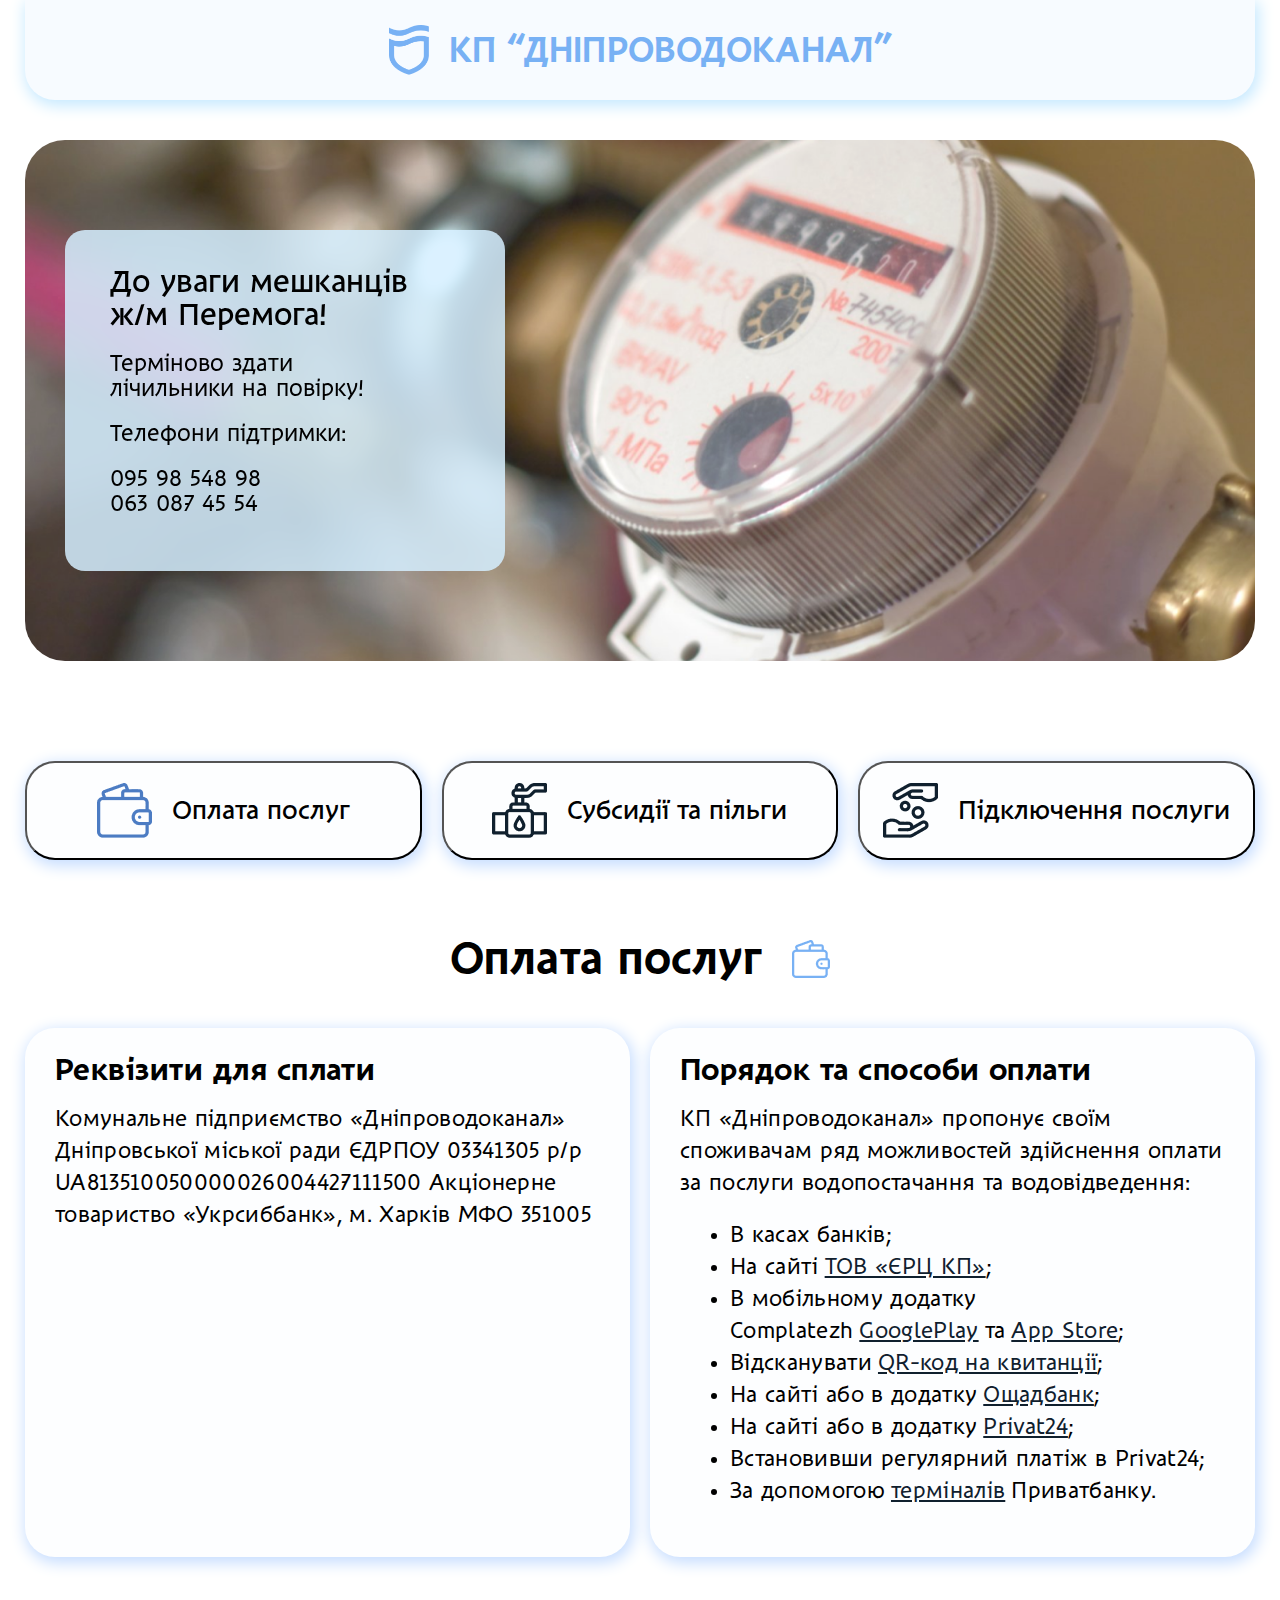
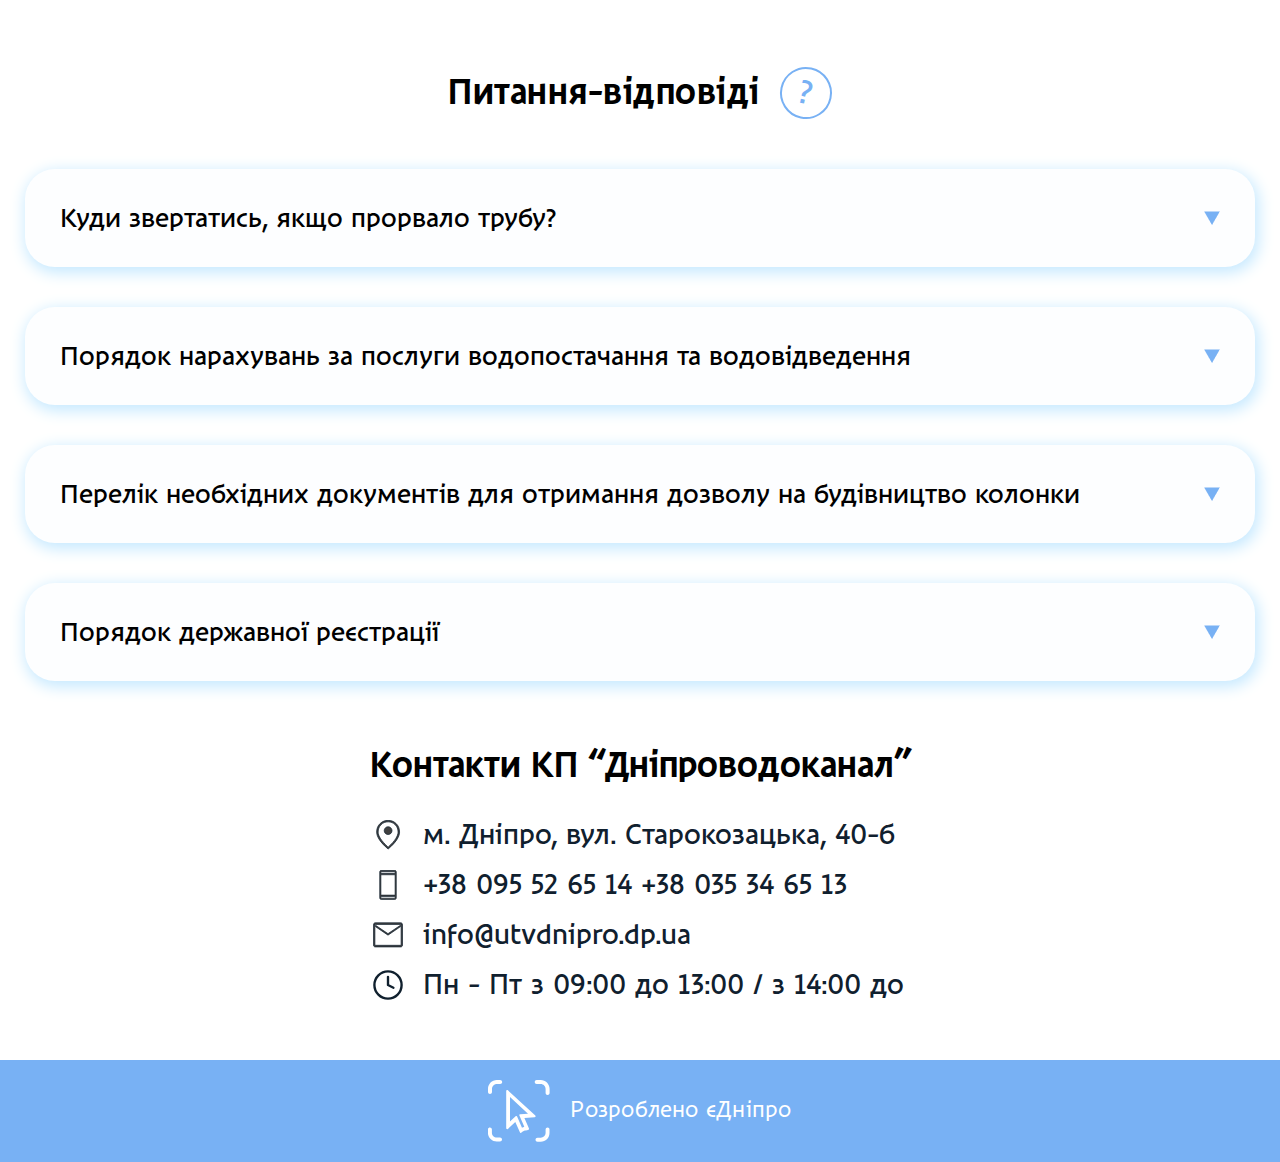
<file: КП “ДНІПРОВОДОКАНАЛ”/index.html>
<!DOCTYPE html>
<html lang="uk">
	<head>
		<meta charset="UTF-8" />
		<meta name="viewport" content="width=device-width, initial-scale=1.0" />
		<link rel="stylesheet" href="styles/reset.css" />
		<link rel="stylesheet" href="styles/styles.css" />
		<link rel="stylesheet" href="styles/adapt.css" />
		<title>КП “ДНІПРОВОДОКАНАЛ”</title>
	</head>
	<body class="body">
		<main class="main">
			<header class="header gap center">
				<img class="header-symbol" src="img/Group.png" alt="logo-item" />
				<h1 class="header-text">КП “ДНІПРОВОДОКАНАЛ”</h1>
			</header>
			<div class="announcement">
				<div class="announcement-box">
					<p class="announcement-title m-b">
						До уваги мешканців<br />ж/м Перемога!
					</p>
					<p class="announcement-text m-b">
						Терміново здати<br />лічильники на повірку!
					</p>
					<p class="announcement-text m-b">Телефони підтримки:</p>
					<p class="announcement-text m-b">095 98 548 98<br />063 087 45 54</p>
				</div>
			</div>
			<div class="services gap">
				<button class="services-box gap center">
					<img class="services-image" src="img/services/Vector.png" alt="list-item" />
					<h4 class="services-text">Оплата послуг</h4>
				</button>
				<button class="services-box gap center">
					<img class="services-image" src="img/services/Vector2.png" alt="list-item" />
					<h4 class="services-text">Субсидії та пільги</h4>
				</button>
				<button class="services-box gap center">
					<img class="services-image" src="img/services/Vector3.png" alt="list-item" />
					<h4 class="services-text">Підключення послуги</h4>
				</button>
			</div>
			<div class="about" style="display: block;">
				<div class="about-servicse center">
					<h3 class="about-text">Оплата послуг</h3>
					<img
						class="about-image"
						src="img/about/Vector-about.png"
						alt="about-item" />
				</div>
				<div class="about-2 gap">
					<div class="about-box">
						<h3 class="about-title-2 m-b">Реквізити для сплати</h3>
						<p class="about-text-2 m-b">
							Комунальне підприємство «Дніпроводоканал» Дніпровської міської
							ради ЄДРПОУ 03341305 р/р UA813510050000026004427111500 Акціонерне
							товариство «Укрсиббанк», м. Харків МФО 351005
						</p>
					</div>
					<div class="about-box">
						<h3 class="about-title-2 m-b">Порядок та способи оплати</h3>
						<p class="about-text-2 m-b">
							КП «Дніпроводоканал» пропонує своїм споживачам ряд можливостей
							здійснення оплати за послуги водопостачання та водовідведення:
						</p>
						<ul class="list-item m-b">
							<li class="about-text-list">В касах банків;</li>
							<li class="about-text-list">
								На сайті<a
									target="_blank"
									class="about-text-line-l"
									href="https://complatezh.info/viewpage.php?page_id=1"
									>ТОВ «ЄРЦ КП»</a
								>;
							</li>
							<li class="about-text-list">
								В мобільному додатку Complatezh<a
									target="_blank"
									class="about-text-line-lr"
									href="https://play.google.com/store/apps/details?id=info.complatezh"
									>GooglePlay</a
								>та<a
									target="_blank"
									class="about-text-line-l"
									href="https://apps.apple.com/ru/app/complatezh/id1140782533"
									>App Store</a
								>;
							</li>
							<li class="about-text-list">
								Відсканувати<a
									target="_blank"
									class="about-text-line-l"
									href="https://vodokanal.dp.ua/inf/qr-cod.pdf"
									>QR-код на квитанції</a
								>;
							</li>
							<li class="about-text-list">
								На сайті або в додатку<a
									target="_blank"
									class="about-text-line-l"
									href="https://online.oschadbank.ua/wb/"
									>Ощадбанк</a
								>;
							</li>
							<li class="about-text-list">
								На сайті або в додатку<a
									target="_blank"
									class="about-text-line-l"
									href="https://next.privat24.ua/"
									>Privat24</a
								>;
							</li>
							<li class="about-text-list">
								Встановивши регулярний платіж в Privat24;
							</li>
							<li class="about-text-list">
								За допомогою<a
									target="_blank"
									class="about-text-line-lr"
									href="https://privatbank.ua/map"
									>терміналів</a
								>Приватбанку.
							</li>
						</ul>
					</div>
				</div>
			</div>
			<div class="about">
				<div class="about-servicse center">
					<h3 class="about-text">Субсидії та пільги</h3>
					<img
						class="about-image"
						src="img/about/Vector-about.png"
						alt="about-item" />
				</div>
				<div class="about-2 gap">
					<div class="about-box">
						<h3 class="about-title-2 m-b">Реквізити для сплати</h3>
						<p class="about-text-2 m-b">
							Lorem ipsum dolor, sit amet consectetur adipisicing elit.
							Similique maiores rerum a, rem velit ratione tenetur maxime cum
							sed repudiandae. Corporis doloremque porro rem, cum architecto eum
							repellendus! Repudiandae, eaque?
						</p>
					</div>
					<div class="about-box">
						<h3 class="about-title-2 m-b">Порядок та способи оплати</h3>
						<p class="about-text-2 m-b">
							Lorem ipsum dolor sit amet consectetur adipisicing elit. Similique
							facere optio animi perspiciatis repudiandae delectus tempore modi
							numquam, maxime accusamus aspernatur quos fuga? Saepe aliquam
							culpa sit? Eos, culpa amet!
						</p>
						<ul class="list-item m-b">
							<li class="about-text-list">В касах банків;</li>
							<li class="about-text-list">
								На сайті<a
									target="_blank"
									class="about-text-line-l"
									href="https://complatezh.info/viewpage.php?page_id=1"
									>ТОВ «ЄРЦ КП»</a
								>;
							</li>
							<li class="about-text-list">
								В мобільному додатку Complatezh<a
									target="_blank"
									class="about-text-line-lr"
									href="https://play.google.com/store/apps/details?id=info.complatezh"
									>GooglePlay</a
								>та<a
									target="_blank"
									class="about-text-line-l"
									href="https://apps.apple.com/ru/app/complatezh/id1140782533"
									>App Store</a
								>;
							</li>
							<li class="about-text-list">
								Відсканувати<a
									target="_blank"
									class="about-text-line-l"
									href="https://vodokanal.dp.ua/inf/qr-cod.pdf"
									>QR-код на квитанції</a
								>;
							</li>
							<li class="about-text-list">
								На сайті або в додатку<a
									target="_blank"
									class="about-text-line-l"
									href="https://online.oschadbank.ua/wb/"
									>Ощадбанк</a
								>;
							</li>
							<li class="about-text-list">
								На сайті або в додатку<a
									target="_blank"
									class="about-text-line-l"
									href="https://next.privat24.ua/"
									>Privat24</a
								>;
							</li>
							<li class="about-text-list">
								Встановивши регулярний платіж в Privat24;
							</li>
							<li class="about-text-list">
								За допомогою<a
									target="_blank"
									class="about-text-line-lr"
									href="https://privatbank.ua/map"
									>терміналів</a
								>Приватбанку.
							</li>
						</ul>
					</div>
				</div>
			</div>
			<div class="about">
				<div class="about-servicse center">
					<h3 class="about-text">Підключення послуги</h3>
					<img
						class="about-image"
						src="img/about/Vector-about.png"
						alt="about-item" />
				</div>
				<div class="about-2 gap">
					<div class="about-box">
						<h3 class="about-title-2 m-b">Реквізити для сплати</h3>
						<p class="about-text-2 m-b">
							Lorem ipsum dolor sit amet, consectetur adipisicing elit. At eos
							cum, accusantium dolores obcaecati repellendus culpa possimus
							voluptatem numquam vitae quasi maiores illum tenetur eaque tempore
							animi doloribus sequi excepturi!
						</p>
					</div>
					<div class="about-box">
						<h3 class="about-title-2 m-b">Порядок та способи оплати</h3>
						<p class="about-text-2 m-b">
							Lorem, ipsum dolor sit amet consectetur adipisicing elit. Saepe
							officiis corrupti hic aliquid perferendis et a. Ex asperiores
							ducimus veniam excepturi fuga vel in earum at! Quaerat itaque iure
							sed.
						</p>
						<ul class="list-item m-b">
							<li class="about-text-list">В касах банків;</li>
							<li class="about-text-list">
								На сайті<a
									target="_blank"
									class="about-text-line-l"
									href="https://complatezh.info/viewpage.php?page_id=1"
									>ТОВ «ЄРЦ КП»</a
								>;
							</li>
							<li class="about-text-list">
								В мобільному додатку Complatezh<a
									target="_blank"
									class="about-text-line-lr"
									href="https://play.google.com/store/apps/details?id=info.complatezh"
									>GooglePlay</a
								>та<a
									target="_blank"
									class="about-text-line-l"
									href="https://apps.apple.com/ru/app/complatezh/id1140782533"
									>App Store</a
								>;
							</li>
							<li class="about-text-list">
								Відсканувати<a
									target="_blank"
									class="about-text-line-l"
									href="https://vodokanal.dp.ua/inf/qr-cod.pdf"
									>QR-код на квитанції</a
								>;
							</li>
							<li class="about-text-list">
								На сайті або в додатку<a
									target="_blank"
									class="about-text-line-l"
									href="https://online.oschadbank.ua/wb/"
									>Ощадбанк</a
								>;
							</li>
							<li class="about-text-list">
								На сайті або в додатку<a
									target="_blank"
									class="about-text-line-l"
									href="https://next.privat24.ua/"
									>Privat24</a
								>;
							</li>
							<li class="about-text-list">
								Встановивши регулярний платіж в Privat24;
							</li>
							<li class="about-text-list">
								За допомогою<a
									target="_blank"
									class="about-text-line-lr"
									href="https://privatbank.ua/map"
									>терміналів</a
								>Приватбанку.
							</li>
						</ul>
					</div>
				</div>
			</div>
			<div class="FAQ-title gap center">
				<h3 class="FAQ-title-text">Питання-відповіді</h3>
				<h3 class="FAQ-badge center">?</h3>
			</div>
			<div id="accordion">
				<div class="FAQ-q">
					<div class="FAQ-q-box">
						<p class="FAQ-q-text">Куди звертатись, якщо прорвало трубу?</p>
						<img class="FAQ-arrow" src="img/FAQ/Arrow.png" alt="arrow" />
					</div>
					<p class="FAQ-a">
						Lorem ipsum dolor sit, amet consectetur adipisicing elit. Error
						reiciendis modi molestiae corrupti reprehenderit iste quibusdam
						voluptate accusamus officiis, cupiditate exercitationem, tenetur ea
						veritatis, aut quisquam. Quis voluptas perferendis nemo?
					</p>
				</div>
				<div class="FAQ-q">
					<div class="FAQ-q-box">
						<p class="FAQ-q-text">
							Порядок нарахувань за послуги водопостачання та водовідведення
						</p>
						<img class="FAQ-arrow" src="img/FAQ/Arrow.png" alt="arrow" />
					</div>
					<p class="FAQ-a">
						Lorem ipsum dolor sit, amet consectetur adipisicing elit. Error
						reiciendis modi molestiae corrupti reprehenderit iste quibusdam
						voluptate accusamus officiis, cupiditate exercitationem, tenetur ea
						veritatis, aut quisquam. Quis voluptas perferendis nemo?
					</p>
				</div>
				<div class="FAQ-q">
					<div class="FAQ-q-box">
						<p class="FAQ-q-text">
							Перелік необхідних документів для отримання дозволу на будівництво
							колонки
						</p>
						<img class="FAQ-arrow" src="img/FAQ/Arrow.png" alt="arrow" />
					</div>
					<p class="FAQ-a">
						паспорт замовника, ідентифікаційний код, пенсійне посвідчення,
						справка про проходження психіатричного обстеження
					</p>
				</div>
				<div class="FAQ-q">
					<div class="FAQ-q-box">
						<p class="FAQ-q-text">Порядок державної реєстрації</p>
						<img class="FAQ-arrow" src="img/FAQ/Arrow.png" alt="arrow" />
					</div>
					<p class="FAQ-a">
						Lorem ipsum dolor sit, amet consectetur adipisicing elit. Error
						reiciendis modi molestiae corrupti reprehenderit iste quibusdam
						voluptate accusamus officiis, cupiditate exercitationem, tenetur ea
						veritatis, aut quisquam. Quis voluptas perferendis nemo?
					</p>
				</div>
			</div>
			<div class="contacts">
				<h3 class="cont-title center">Контакти КП “Дніпроводоканал”</h3>
				<ul class="cont-list gap">
					<li class="cont-item gap center">
						<img class="cont-icon" src="img/contacts/Cont-icon-1.svg" alt="cont-icon" />
						<a target="_blank" class="cont-link gap center" href="">
							м. Дніпро, вул. Старокозацька, 40-б
						</a>
					</li>
					<li class="cont-item gap center">
						<img class="cont-icon" src="img/contacts/Cont-icon-2.svg" alt="cont-icon" />
						<a target="_blank" class="cont-link gap center" href="">
							+38 095 52 65 14 +38 035 34 65 13
						</a>
					</li>
					<li class="cont-item gap center">
						<img class="cont-icon" src="img/contacts/Cont-icon-3.svg" alt="cont-icon" />
						<a target="_blank" class="cont-link gap center" href="https://utvdnipro.dp.ua/info@utvdnipro.dp.ua">
							info@utvdnipro.dp.ua
						</a>
					</li>
					<li class="cont-item gap center">
						<img class="cont-icon" src="img/contacts/Cont-icon-4.svg" alt="cont-icon" />
						<a target="_blank" class="cont-link gap center" href="">
							Пн - Пт з 09:00 до 13:00 / з 14:00 до
						</a>
					</li>
				</ul>
			</div>
		</main>
		<footer class="footer gap center">
			<img class="footer-image" src="img/Cursor.svg" alt="final-icon" />
			<p class="footer-text">Розроблено єДніпро</p>
		</footer>
	</body>
	<script src="./js/index.js"></script>
</html>
</file>
<file: КП “ДНІПРОВОДОКАНАЛ”/styles/styles.css>
@font-face {
    font-family: 'DniproCity';
    src: url('../font/DNIPROCITY-REGULAR.OTF') format('opentype');
    font-weight: 400;
}

@font-face {
    font-family: 'DniproCity';
    src: url('../font/DNIPROCITY-MEDIUM.OTF') format('opentype');
    font-weight: 500;
}

@font-face {
    font-family: 'DniproCity';
    src: url('../font/DNIPROCITY-BOLD.OTF') format('opentype');
    font-weight: 700;
}

html, body {
    height: 100%;
    width: 100%;
}

.body {
    font-family: 'DniproCity';
    min-width: min-content;
}

.main {
    padding: 0 25px;
}

.header {
    margin-bottom: 40px;
    background: #F7FBFF;
    padding: 25px 0;
    box-shadow: 2px 4px 15px 2px #C6E9FF;
    border-radius: 0px 0px 30px 30px;
}

.header-text {
    font-size: 64px;
    font-weight: 700;
    line-height: 100%;
    letter-spacing: 0.01em;
    text-align: center;
    color: #78B1F4;
}

.announcement {
    margin-bottom: 100px;
    padding: 90px 40px;
    background-image: url('../img/Main.png');
    background-repeat: no-repeat;
    background-position: center;
    background-size: cover;
    border-radius: 40px;
}

.announcement-box {
    padding: 35px 45px;
    border-radius: 20px;
    background: rgba(213, 239, 255, 0.85);
    backdrop-filter: blur(6px);
    max-width: 350px;
}

.announcement-title {
    font-size: 33px;
    font-weight: 500;
}

.announcement-text {
    font-size: 25px;
    font-weight: 400;
}

.services {
    display: grid;
    place-items: center;
    grid-template-columns: repeat(3, minmax(0, 1fr));
    margin-bottom: 80px;
}

.services-box {
    width: 100%;
    padding: 20px;
    border-radius: 30px;
    background: #FDFEFF;
    box-shadow: 2px 4px 15px 2px #C6DDFF;
}

.services-text {
    font-family: 'DniproCity';
    font-style: normal;
    font-size: 28px;
    font-weight: 500;
    line-height: 24.5px;
}

.about {
    display: none;
    margin-bottom: 110px;
}

.about-servicse {
    gap: 30px;
    margin-bottom: 50px;
}

.about-text {
    font-size: 47px;
    font-weight: 700;
    line-height: 24.5px;
    letter-spacing: 0.47px;
}

.about-2 {
    display: flex;
    justify-content: inherit;
    align-items: stretch;
}

.about-box {
    width: 100%;
    padding: 30px;
    border-radius: 30px;
    background: #FDFEFF;
    box-shadow: 2px 4px 15px 2px #C6DDFF;
}

.about-title-2 {
    font-size: 32px;
    font-weight: 700;
    line-height: 24.5px;
    letter-spacing: 0.47px;
}

.about-text-2,
.about-text-list,
.about-text-line-l,
.about-text-line-lr {
    font-size: 24px;
    font-weight: 400;
    line-height: 32px;
    letter-spacing: 0.33px;
}

.list-item {
    display: flex;
    flex-direction: column;
    margin-left: 50px;
}

.about-text-list {
    list-style: initial;
}

.about-text-line-l,
.about-text-line-lr {
    margin-left: 6px;
}

.about-text-line-lr {
    margin-right: 6px;
}

.FAQ-title {
    margin-bottom: 50px;
}

.FAQ-title-text {
    font-size: 36px;
    font-weight: 700;
    line-height: 28.5px;
    letter-spacing: 0.5px;
}

.FAQ-badge {
    width: 48px;
    height: 48px;
    transform: rotate(12.075deg);
    color: #78B1F4;
    font-size: 35px;
    font-weight: 500;
    line-height: 51px;
    border: 2px solid #78B1F4;
    border-radius: 100%;
}

.FAQ-q {
    padding: 35px;
    margin-bottom: 40px;
    border-radius: 30px;
    background: #FDFEFF;
    box-shadow: 2px 4px 15px 2px #C6E9FF;
}

.FAQ-q-box {
    display: flex;
    justify-content: space-between;
    align-items: center;
}

.FAQ-q-text {
    font-size: 28px;
    font-weight: 500;
}

.FAQ-arrow {
    transition: transform 0.3s ease;
}

.FAQ-a {
    color: #404040;
    font-kerning: none;
    display: none;
    font-size: 24px;
    font-weight: 400;
    padding-top: 35px;
}

.contacts {
    margin: 60px 0;
}

.cont-title {
    font-size: 36px;
    font-weight: 700;
    line-height: 49px;
    margin-bottom: 30px;
}

.cont-list {
    display: flex;
    justify-content: start;
    align-items: start;
    flex-direction: column;
    margin: 0 auto;
    max-width: 534px;
}

.cont-icon {
    text-align: center;
    align-content: center;
    width: 30px;
    height: 30px;
}

.cont-link {
    text-decoration: none;
    font-size: 30px;
    font-weight: 500;
}

.footer {
    background: #78B1F4;
    padding: 20px 0;
}

.footer-text {
    color: #FFF;
    font-size: 24px;
    font-weight: 400;
    line-height: 28.5px;
    letter-spacing: 0.24px;
}

.m-b {
    margin-bottom: 20px;
}

.gap {
    gap: 20px;
}

.center {
    display: flex;
    justify-content: center;
    align-items: center;
}
</file>
<file: КП “ДНІПРОВОДОКАНАЛ”/styles/adapt.css>
@media screen and (max-width:1280px) {
    .header-symbol {
        height: 50px;
        width: 40px;
    }
    .header-text {
        font-size: 36px;
    }
}

@media screen and (max-width:992px) {
    .header-symbol {
        height: 40px;
        width: 30px;
    }
    .header-text {
        font-size: 27px;
    }
}

@media screen and (max-width:768px) {
    .header {
        margin-bottom: 20px;
        padding: 12.5px 0;
        border-radius: 0px 0px 15px 15px;
    }
    .header-symbol {
        width: 15px;
        height: 20px;
    }
    .header-text {
        font-size: 20px;
    }
    .announcement {
        margin-bottom: 50px;
        padding: 85px 64px;
    }
    .announcement-box {
        padding: 17.5px 22.5px;
        max-width: 175px;
    }
    .announcement-title {
        font-size: 16.5px;
    }
    .announcement-text {
        font-size: 12.5px;
    }
    .services {
        margin-bottom: 40px;
        grid-template-columns: repeat(1, minmax(0, 1fr));
    }
    .services-box {
        padding: 10px;
        border-radius: 15px;
    }
    .services-image {
        width: 22px;
        height: 22px;
    }
    .services-text {
        font-size: 14px;
        line-height: 14.75px;
    }
    .about {
        margin-bottom: 55px;
    }
    .about-servicse {
        gap: 15px;
        margin-bottom: 25px;
    }
    .about-text {
        font-size: 23.5px;
        line-height: 12.75px;
    }
    .about-image {
        width: 19px;
        height: 19px;
    }
    .about-title-2 {
        font-size: 16px;
        line-height: 12.5px;
    }
    .about-text-2,
    .about-text-list,
    .about-text-line-l,
    .about-text-line-lr {
        font-size: 12px;
        line-height: 16px;
    }
    .list-item {
        margin-left: 25px;
    }
    .FAQ-title {
        margin-bottom: 25px;
    }
    .FAQ-title-text {
        font-size: 18px;
        line-height: 14.75px;
    }
    .FAQ-badge {
        width: 24px;
        height: 24px;
        font-size: 17.5px;
        line-height: 25.5px;
    }
    .FAQ-q {
        padding: 17.5px;
        margin-bottom: 20px;
        border-radius: 15px;
    }
    .FAQ-q-text {
        font-size: 14px;
    }
    .FAQ-arrow {
        width: 8px;
        height: 7px;
    }
    .FAQ-a {
        font-size: 12px;
        padding-top: 17.5px;
    }
    .contacts {
        margin: 30px 0;
    }
    .cont-title {
        font-size: 18px;
        line-height: 24.5px;
        margin-bottom: 15px;
    }
    .cont-list {
        max-width: 267px;
    }
    .cont-link {
        font-size: 15px;
    }
    .cont-icon {
        width: 15px;
        height: 15px;
    }
    .footer {
        padding: 10px 0;
    }
    .footer-image {
        width: 31px;
        height: 31px;
    }
    .footer-text {
        font-size: 12px;
        line-height: 14.75px;
    }
    .m-b {
        margin-bottom: 10px;
    }
    .gap {
        gap: 10px;
    }
}
</file>
